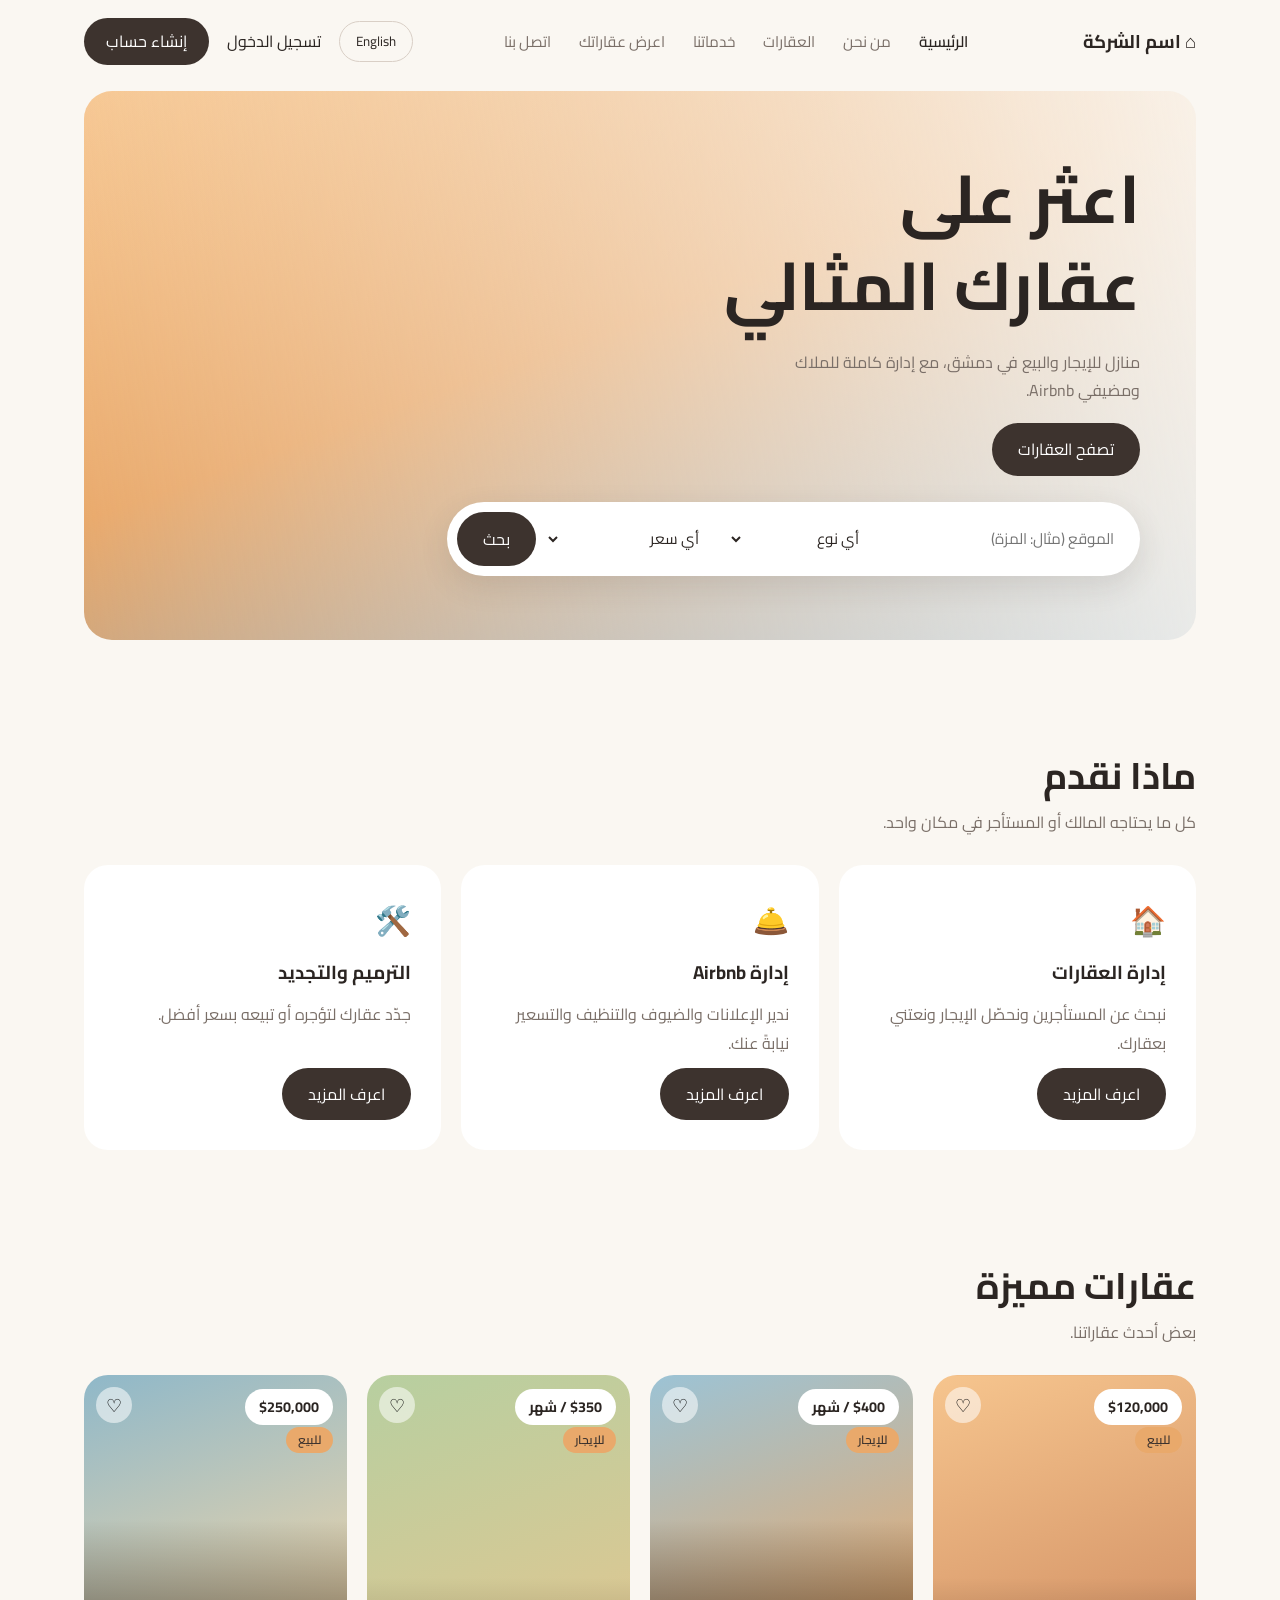
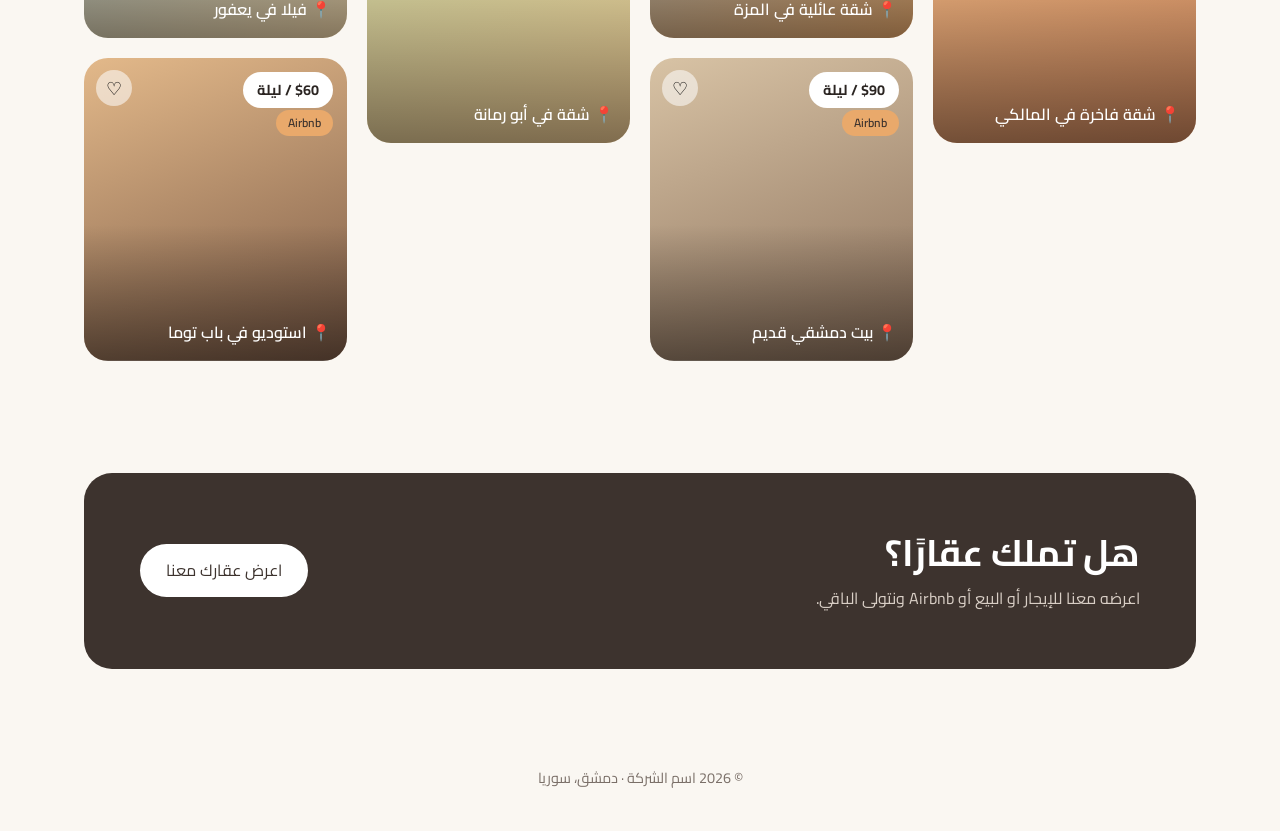
<file: index.html>
<!DOCTYPE html>
<html lang="ar" dir="rtl">
<head>
  <meta charset="UTF-8">
  <meta name="viewport" content="width=device-width, initial-scale=1">
  <title>Home | Your Brand</title>
  <link rel="stylesheet" href="style.css">
</head>
<body>
<!-- NAVBAR: the same on every page. Move the class="active" to the current page -->
<header class="nav">
  <a class="logo" href="index.html">⌂ Your Brand</a>
  <button class="menu-btn" aria-label="Open menu">☰</button>
  <div class="menu">
    <nav class="links">
      <a href="index.html" class="active">Home</a>
      <a href="contact.html#about">About</a>
      <a href="properties.html" >Properties</a>
      <a href="services.html" >Services</a>
      <a href="list-property.html" >List your properties</a>
      <a href="contact.html" >Contact</a>
    </nav>
    <div class="auth"><button class="lang-btn" id="langBtn" type="button">English</button><a href="#">Log in</a><a class="btn" href="#">Sign up</a></div>
  </div>
</header>
<main class="wrap">
  <!-- HERO -->
  <section style="padding-top:8px">
    <div class="hero">
      <h1>Find Your<br>Perfect Property</h1>
      <p>Homes for rent and sale in Damascus, plus full management for owners and Airbnb hosts.</p>
      <a class="btn" href="properties.html">Browse properties</a>
      <!-- SEARCH BAR (layout only for now) -->
      <form class="search" action="properties.html">
        <input type="text" placeholder="Location (e.g. Al-Mezzeh)">
        <select><option>Any type</option><option>For Rent</option><option>For Sale</option><option>Airbnb</option></select>
        <select><option>Any price</option><option>Under $500</option><option>$500 - $1,000</option><option>Over $1,000</option></select>
        <button class="btn" type="submit">Search</button>
      </form>
    </div>
  </section>

  <!-- SERVICES PREVIEW -->
  <section>
    <h2>What we do</h2>
    <p class="sub">Everything an owner or a renter needs, in one place.</p>
    <div class="boxes">
      <div class="box"><span class="ico">🏠</span><h3>Property management</h3><p>We find tenants, collect rent and look after your property.</p><a class="btn" href="services.html">Learn more</a></div>
      <div class="box"><span class="ico">🛎️</span><h3>Airbnb management</h3><p>Listings, guests, cleaning and pricing handled for you.</p><a class="btn" href="services.html">Learn more</a></div>
      <div class="box"><span class="ico">🛠️</span><h3>Renovations</h3><p>Refresh your property to rent or sell for more.</p><a class="btn" href="services.html">Learn more</a></div>
    </div>
  </section>

  <!-- FEATURED GALLERY: cards are drawn by script.js -->
  <section>
    <h2>Featured properties</h2>
    <p class="sub">A few of our latest listings.</p>
    <div class="gallery" id="featured"></div>
  </section>

  <!-- OWNER CTA -->
  <section>
    <div class="cta">
      <div><h2>Own a property?</h2><p>List it with us for rent, sale or Airbnb, and we handle the rest.</p></div>
      <a class="btn light" href="list-property.html">List your property with us</a>
    </div>
  </section>
</main>
<footer>© 2026 Your Brand · Damascus, Syria</footer>
<script src="properties-data.js"></script>
<script src="lang.js"></script>
<script src="script.js"></script>
</body>
</html>
</file>
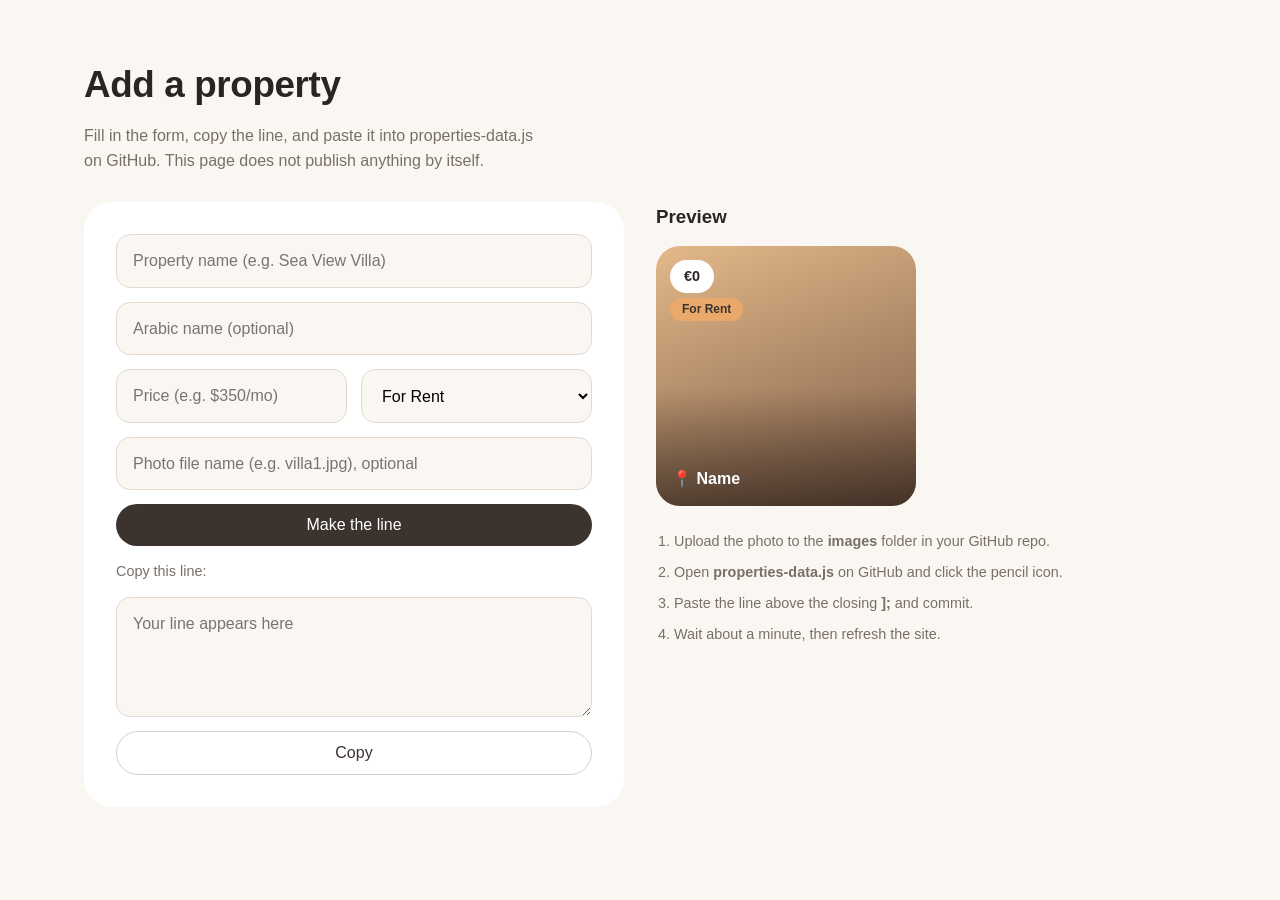
<file: admin.html>
<!DOCTYPE html>
<html lang="en">
<head>
  <meta charset="UTF-8">
  <meta name="viewport" content="width=device-width, initial-scale=1">
  <meta name="robots" content="noindex"> <!-- ask search engines not to list this page -->
  <title>Add a property | Admin</title>
  <link rel="stylesheet" href="style.css">
</head>
<body>
<main class="wrap">
  <section>
    <h2>Add a property</h2>
    <p class="sub">Fill in the form, copy the line, and paste it into properties-data.js on GitHub. This page does not publish anything by itself.</p>
    <div class="two">
      <form class="form" id="adminForm">
        <input type="text" id="title" placeholder="Property name (e.g. Sea View Villa)" required>
        <input type="text" id="titleAr" placeholder="Arabic name (optional)">
        <div class="row">
          <input type="text" id="price" placeholder="Price (e.g. $350/mo)" required>
          <select id="type"><option value="rent">For Rent</option><option value="sale">For Sale</option><option value="airbnb">Airbnb</option></select>
        </div>
        <input type="text" id="image" placeholder="Photo file name (e.g. villa1.jpg), optional">
        <button class="btn" type="submit">Make the line</button>
        <label for="out" class="small">Copy this line:</label>
        <textarea id="out" readonly placeholder="Your line appears here"></textarea>
        <button class="btn light" type="button" id="copy" style="border:1px solid #d9cfc6">Copy</button>
      </form>
      <div>
        <h3>Preview</h3>
        <div class="card" id="preview" style="width:260px; margin-top:14px; background-image:linear-gradient(160deg,#e3b98a,#7b5a46)">
          <span class="price" id="pPrice">€0</span><span class="badge" id="pType">For Rent</span><span class="place" id="pTitle">📍 Name</span>
        </div>
        <ol class="small" style="margin:24px 0 0 18px; display:grid; gap:8px">
          <li>Upload the photo to the <b>images</b> folder in your GitHub repo.</li>
          <li>Open <b>properties-data.js</b> on GitHub and click the pencil icon.</li>
          <li>Paste the line above the closing <b>];</b> and commit.</li>
          <li>Wait about a minute, then refresh the site.</li>
        </ol>
      </div>
    </div>
  </section>
</main>
<script src="properties-data.js"></script>
<script>
  // Next free id = highest existing id + 1
  const nextId = Math.max(...properties.map(p => p.id)) + 1;
  const names = { rent: "For Rent", sale: "For Sale", airbnb: "Airbnb" };
  const $ = id => document.getElementById(id);

  $("adminForm").addEventListener("submit", e => {
    e.preventDefault();
    const file = $("image").value.trim();
    const bg = file ? `url('images/${file}')` : "linear-gradient(160deg,#e3b98a,#7b5a46)";
    // JSON.stringify adds the quotes and escapes special characters for us
    $("out").value = `  { id: ${nextId}, title: ${JSON.stringify($("title").value)}, ${$("titleAr").value ? "ar: " + JSON.stringify($("titleAr").value) + ", " : ""}price: ${JSON.stringify($("price").value)}, type: "${$("type").value}", bg: ${JSON.stringify(bg)} },`;
    $("preview").style.backgroundImage = bg;
    $("pPrice").textContent = $("price").value;
    $("pType").textContent = names[$("type").value];
    $("pTitle").textContent = "📍 " + $("title").value;
  });
  $("copy").addEventListener("click", () => { $("out").select(); navigator.clipboard.writeText($("out").value); });
</script>
</body>
</html>
</file>
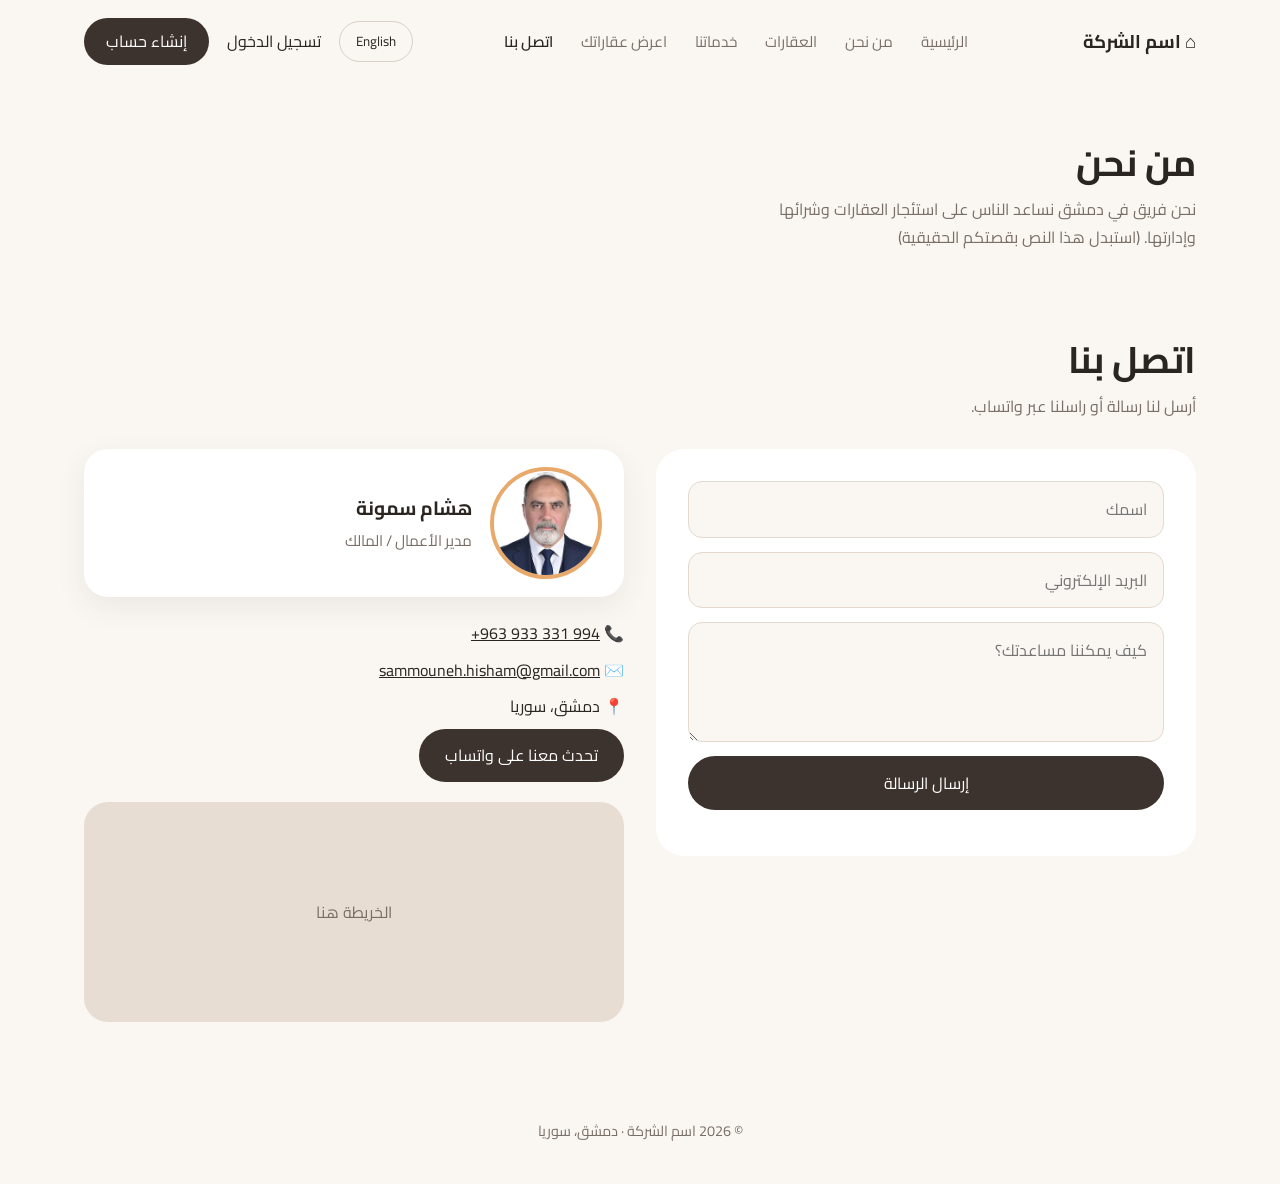
<file: contact.html>
<!DOCTYPE html>
<html lang="ar" dir="rtl">
<head>
  <meta charset="UTF-8">
  <meta name="viewport" content="width=device-width, initial-scale=1">
  <title>Contact | Your Brand</title>
  <link rel="stylesheet" href="style.css">
</head>
<body>
<!-- NAVBAR: the same on every page. Move the class="active" to the current page -->
<header class="nav">
  <a class="logo" href="index.html">⌂ Your Brand</a>
  <button class="menu-btn" aria-label="Open menu">☰</button>
  <div class="menu">
    <nav class="links">
      <a href="index.html" >Home</a>
      <a href="contact.html#about">About</a>
      <a href="properties.html" >Properties</a>
      <a href="services.html" >Services</a>
      <a href="list-property.html" >List your properties</a>
      <a href="contact.html" class="active">Contact</a>
    </nav>
    <div class="auth"><button class="lang-btn" id="langBtn" type="button">English</button><a href="#">Log in</a><a class="btn" href="#">Sign up</a></div>
  </div>
</header>
<main class="wrap">
  <section id="about">
    <h2>About us</h2>
    <p class="sub">We are a Damascus-based team helping people rent, buy and manage property. Replace this text with your real story.</p>
  </section>
  <section style="padding-top:0">
    <h2>Contact</h2>
    <p class="sub">Send a message or write to us on WhatsApp.</p>
    <div class="two">
      <form class="form" data-endpoint="https://formspree.io/f/YOUR_CONTACT_FORM_ID">
        <input type="text" placeholder="Your name" required>
        <input type="email" placeholder="Email" required>
        <textarea placeholder="How can we help?"></textarea>
        <button class="btn" type="submit">Send message</button>
        <p class="note"></p>
      </form>
      <div class="info">
        <!-- Profile card: the photo is only 240px wide, so it is shown small (112px) to stay sharp -->
        <div class="person">
          <img src="Hisham_Profile.webp" alt="" width="112" height="112">
          <div><strong>Hisham Sammouneh</strong><br><span>Business Lead Director / Owner</span></div>
        </div>
        <p>📞 <a dir="ltr" href="tel:+963933331994">+963 933 331 994</a></p>
        <p>✉️ <a dir="ltr" href="mailto:sammouneh.hisham@gmail.com">sammouneh.hisham@gmail.com</a></p>
        <p>📍 Damascus, Syria</p>
        <a class="btn" href="https://wa.me/963933331994">Chat on WhatsApp</a>
        <div class="map">Map goes here</div>
      </div>
    </div>
  </section>
</main>
<footer>© 2026 Your Brand · Damascus, Syria</footer>
<script src="properties-data.js"></script>
<script src="lang.js"></script>
<script src="script.js"></script>
</body>
</html>
</file>
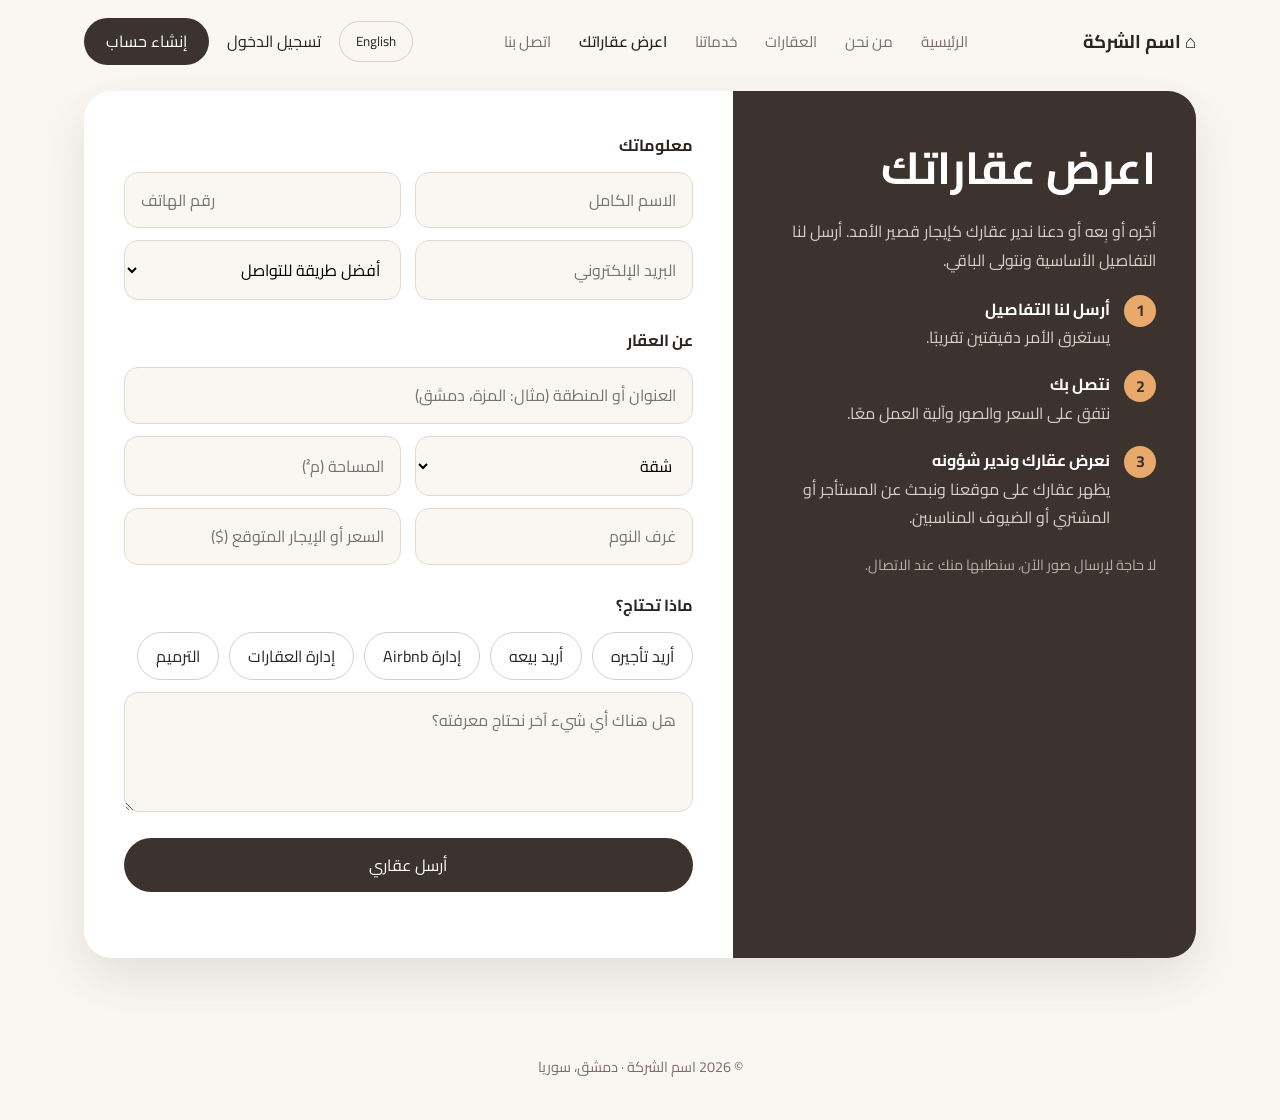
<file: list-property.html>
<!DOCTYPE html>
<html lang="ar" dir="rtl">
<head>
  <meta charset="UTF-8">
  <meta name="viewport" content="width=device-width, initial-scale=1">
  <title>List your properties | Your Brand</title>
  <link rel="stylesheet" href="style.css">
</head>
<body>
<!-- NAVBAR: the same on every page. Move the class="active" to the current page -->
<header class="nav">
  <a class="logo" href="index.html">⌂ Your Brand</a>
  <button class="menu-btn" aria-label="Open menu">☰</button>
  <div class="menu">
    <nav class="links">
      <a href="index.html" >Home</a>
      <a href="contact.html#about">About</a>
      <a href="properties.html" >Properties</a>
      <a href="services.html" >Services</a>
      <a href="list-property.html" class="active">List your properties</a>
      <a href="contact.html" >Contact</a>
    </nav>
    <div class="auth"><button class="lang-btn" id="langBtn" type="button">English</button><a href="#">Log in</a><a class="btn" href="#">Sign up</a></div>
  </div>
</header>
<main class="wrap">
  <section style="padding-top:8px">
    <div class="split">
      <!-- LEFT: dark panel that explains the process -->
      <div class="panel">
        <h1 style="font-size:clamp(2rem,4vw,2.8rem)">List your properties</h1>
        <p>Rent it, sell it, or let us run it as an Airbnb. Send us the basics and we take care of the rest.</p>
        <ol class="steps">
          <li><div><strong>Send us the details</strong><p>It takes about two minutes.</p></div></li>
          <li><div><strong>We call you</strong><p>We agree on the price, photos and how we work together.</p></div></li>
          <li><div><strong>We list and manage it</strong><p>Your property goes on our site and we find the right tenant, buyer or guests.</p></div></li>
        </ol>
        <p class="small">No photos needed now. We will ask for them when we call.</p>
      </div>

      <!-- RIGHT: the form. Replace YOUR_FORM_ID with the ID from Formspree (see README steps) -->
      <form class="form listform" data-endpoint="https://formspree.io/f/YOUR_FORM_ID">
        <input type="hidden" name="_subject" value="New property listing request">
        <input type="text" name="_gotcha" class="hp" tabindex="-1" autocomplete="off"> <!-- spam trap, leave empty -->

        <fieldset>
          <legend>About you</legend>
          <div class="row"><input type="text" name="name" placeholder="Full name" required><input type="tel" name="phone" placeholder="Phone number" required></div>
          <div class="row"><input type="email" name="email" placeholder="Email" required>
            <select name="best_contact"><option>Best way to reach you</option><option>Phone call</option><option>WhatsApp</option><option>Email</option></select></div>
        </fieldset>

        <fieldset>
          <legend>About the property</legend>
          <input type="text" name="location" placeholder="Address or area (e.g. Al-Mezzeh, Damascus)" required>
          <div class="row">
            <select name="property_type"><option>Apartment</option><option>House</option><option>Villa</option><option>Commercial</option><option>Land</option></select>
            <input type="number" name="size_m2" placeholder="Size (m²)" min="0">
          </div>
          <div class="row"><input type="number" name="bedrooms" placeholder="Bedrooms" min="0"><input type="text" name="expected_price" placeholder="Expected price or rent ($)"></div>
        </fieldset>

        <fieldset>
          <legend>What do you need?</legend>
          <div class="pills">
            <label><input type="checkbox" name="services" value="Rent"><span>Rent it out</span></label>
            <label><input type="checkbox" name="services" value="Sell"><span>Sell it</span></label>
            <label><input type="checkbox" name="services" value="Airbnb management"><span>Airbnb management</span></label>
            <label><input type="checkbox" name="services" value="Property management"><span>Property management</span></label>
            <label><input type="checkbox" name="services" value="Renovation"><span>Renovation</span></label>
          </div>
          <textarea name="message" placeholder="Anything else we should know?"></textarea>
        </fieldset>

        <button class="btn" type="submit">Send my property</button>
        <p class="note"></p>
      </form>
    </div>
  </section>
</main>
<footer>© 2026 Your Brand · Damascus, Syria</footer>
<script src="properties-data.js"></script>
<script src="lang.js"></script>
<script src="script.js"></script>
</body>
</html>
</file>
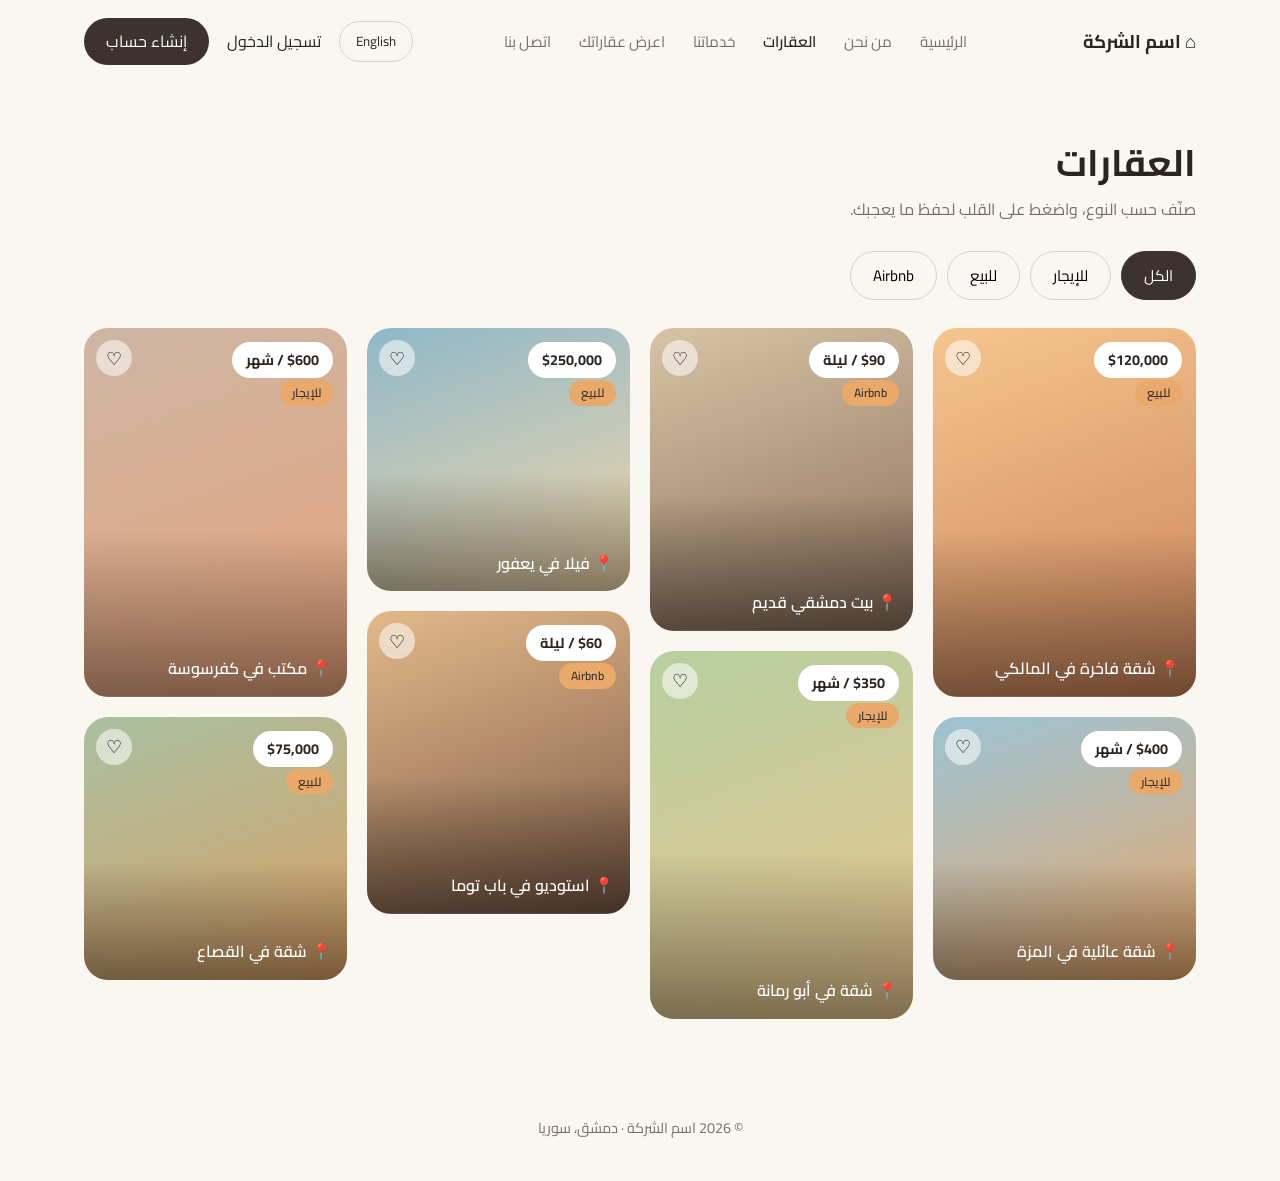
<file: properties.html>
<!DOCTYPE html>
<html lang="ar" dir="rtl">
<head>
  <meta charset="UTF-8">
  <meta name="viewport" content="width=device-width, initial-scale=1">
  <title>Properties | Your Brand</title>
  <link rel="stylesheet" href="style.css">
</head>
<body>
<!-- NAVBAR: the same on every page. Move the class="active" to the current page -->
<header class="nav">
  <a class="logo" href="index.html">⌂ Your Brand</a>
  <button class="menu-btn" aria-label="Open menu">☰</button>
  <div class="menu">
    <nav class="links">
      <a href="index.html" >Home</a>
      <a href="contact.html#about">About</a>
      <a href="properties.html" class="active">Properties</a>
      <a href="services.html" >Services</a>
      <a href="list-property.html" >List your properties</a>
      <a href="contact.html" >Contact</a>
    </nav>
    <div class="auth"><button class="lang-btn" id="langBtn" type="button">English</button><a href="#">Log in</a><a class="btn" href="#">Sign up</a></div>
  </div>
</header>
<main class="wrap">
  <section>
    <h2>Properties</h2>
    <p class="sub">Filter by type, tap the heart to save the ones you like.</p>
    <div class="filters">
      <button class="on" data-filter="all">All</button>
      <button data-filter="rent">For Rent</button>
      <button data-filter="sale">For Sale</button>
      <button data-filter="airbnb">Airbnb</button>
    </div>
    <div class="gallery" id="grid"></div>
  </section>
</main>
<footer>© 2026 Your Brand · Damascus, Syria</footer>
<script src="properties-data.js"></script>
<script src="lang.js"></script>
<script src="script.js"></script>
</body>
</html>
</file>
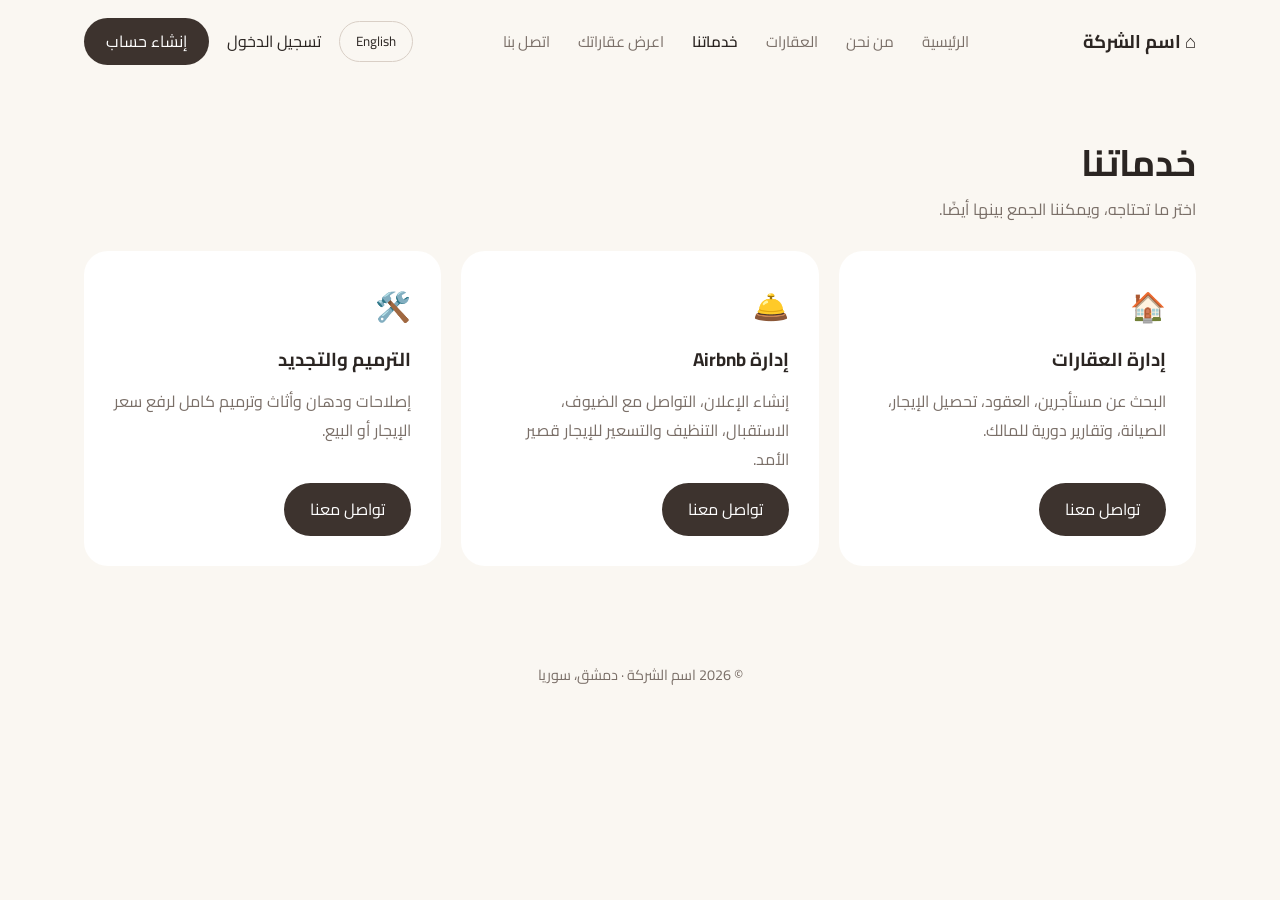
<file: services.html>
<!DOCTYPE html>
<html lang="ar" dir="rtl">
<head>
  <meta charset="UTF-8">
  <meta name="viewport" content="width=device-width, initial-scale=1">
  <title>Services | Your Brand</title>
  <link rel="stylesheet" href="style.css">
</head>
<body>
<!-- NAVBAR: the same on every page. Move the class="active" to the current page -->
<header class="nav">
  <a class="logo" href="index.html">⌂ Your Brand</a>
  <button class="menu-btn" aria-label="Open menu">☰</button>
  <div class="menu">
    <nav class="links">
      <a href="index.html" >Home</a>
      <a href="contact.html#about">About</a>
      <a href="properties.html" >Properties</a>
      <a href="services.html" class="active">Services</a>
      <a href="list-property.html" >List your properties</a>
      <a href="contact.html" >Contact</a>
    </nav>
    <div class="auth"><button class="lang-btn" id="langBtn" type="button">English</button><a href="#">Log in</a><a class="btn" href="#">Sign up</a></div>
  </div>
</header>
<main class="wrap">
  <section>
    <h2>Our services</h2>
    <p class="sub">Pick what you need. We can also combine them.</p>
    <div class="boxes">
      <div class="box"><span class="ico">🏠</span><h3>Property management</h3><p>Tenant search, contracts, rent collection, maintenance and regular updates for owners.</p><a class="btn" href="contact.html">Contact us</a></div>
      <div class="box"><span class="ico">🛎️</span><h3>Airbnb management</h3><p>Listing creation, guest messaging, check-ins, cleaning and pricing for short-term rentals.</p><a class="btn" href="contact.html">Contact us</a></div>
      <div class="box"><span class="ico">🛠️</span><h3>Renovations</h3><p>Repairs, painting, furniture and full renovations to raise your rent or sale price.</p><a class="btn" href="contact.html">Contact us</a></div>
    </div>
  </section>
</main>
<footer>© 2026 Your Brand · Damascus, Syria</footer>
<script src="properties-data.js"></script>
<script src="lang.js"></script>
<script src="script.js"></script>
</body>
</html>
</file>
<file: style.css>
@import url('https://fonts.googleapis.com/css2?family=Cairo:wght@400;600;700&display=swap');  /* Arabic font */
/* ===== 1. DESIGN TOKENS: change colors/sizes here and the whole site updates ===== */
:root {
  --bg: #faf7f2;        /* off-white page background */
  --ink: #2b2522;       /* main text */
  --muted: #7a6f68;     /* secondary text */
  --dark: #3d332e;      /* dark brown buttons */
  --sun: #e9a96b;       /* warm sunset accent */
  --card: #ffffff;
  --radius: 28px;       /* big rounded corners like the reference */
}

/* ===== 2. BASE ===== */
* { box-sizing: border-box; margin: 0; padding: 0; }
body { font-family: "Segoe UI", Helvetica, Arial, sans-serif; background: var(--bg); color: var(--ink); line-height: 1.6; }
a { color: inherit; text-decoration: none; }
img { max-width: 100%; display: block; }
.wrap { max-width: 1160px; margin: 0 auto; padding: 0 24px; }   /* centers content */
section { padding: 56px 0; }
h1 { font-size: clamp(2.4rem, 6vw, 4.2rem); line-height: 1.05; letter-spacing: -0.02em; }
h2 { font-size: clamp(1.6rem, 3.5vw, 2.3rem); letter-spacing: -0.01em; margin-bottom: 8px; }
.sub { color: var(--muted); max-width: 52ch; margin-bottom: 28px; }

/* Buttons */
.btn { display: inline-block; background: var(--dark); color: #fff; padding: 12px 26px; border-radius: 999px; border: 0; font-size: 1rem; cursor: pointer; transition: transform .2s; }
.btn:hover { transform: translateY(-2px); }
.btn.light { background: #fff; color: var(--dark); }
:focus-visible { outline: 3px solid var(--sun); outline-offset: 3px; }

/* ===== 3. NAVBAR ===== */
.nav { display: flex; align-items: center; gap: 24px; max-width: 1160px; margin: 0 auto; padding: 18px 24px; }
.logo { font-weight: 700; font-size: 1.15rem; }
.menu { display: flex; flex: 1; align-items: center; }
.links { display: flex; gap: 28px; margin: 0 auto; }
.links a { color: var(--muted); font-size: .95rem; }
.links a.active, .links a:hover { color: var(--ink); font-weight: 600; }
.auth { display: flex; align-items: center; gap: 18px; }
.auth .btn { padding: 9px 22px; }
.menu-btn { display: none; margin-inline-start: auto; background: none; border: 0; font-size: 1.6rem; cursor: pointer; }

/* ===== 4. HERO ===== */
.hero { min-height: 460px; border-radius: var(--radius); padding: 64px 56px; display: flex; flex-direction: column; justify-content: center; align-items: flex-start; gap: 18px;
  /* Placeholder photo: replace with  url('images/hero.jpg') center/cover  */
  background: linear-gradient(100deg, rgba(250,247,242,.92) 0%, rgba(250,247,242,.4) 55%, rgba(250,247,242,0) 100%),
              linear-gradient(160deg, #f6c58e, #e9a96b 45%, #8aa3b5 100%); }
.hero p { color: var(--muted); max-width: 40ch; }

/* Search bar */
.search { display: flex; flex-wrap: wrap; gap: 10px; background: var(--card); padding: 10px; border-radius: 999px; box-shadow: 0 10px 30px rgba(61,51,46,.12); margin-top: 8px; }
.search input, .search select { border: 0; background: transparent; padding: 10px 16px; font-size: .95rem; min-width: 150px; color: var(--ink); }

/* ===== 5. MASONRY GALLERY (CSS columns) ===== */
.gallery { column-count: 4; column-gap: 20px; }
.card { position: relative; display: block; break-inside: avoid; margin-bottom: 20px; border-radius: 24px; overflow: hidden; background-size: cover; background-position: center; aspect-ratio: 1 / 1.15; transition: transform .25s, box-shadow .25s; }
.card:nth-child(3n+1) { aspect-ratio: 1 / 1.4; }   /* different heights = masonry look */
.card:nth-child(3n+2) { aspect-ratio: 1 / 1; }
.card:hover { transform: scale(1.02); box-shadow: 0 16px 36px rgba(61,51,46,.25); }
.card::after { content: ""; position: absolute; inset: 0; background: linear-gradient(transparent 55%, rgba(0,0,0,.45)); }
.price, .badge, .fav, .place { position: absolute; z-index: 2; }
.price { top: 14px; inset-inline-start: 14px; background: #fff; padding: 5px 14px; border-radius: 999px; font-weight: 700; font-size: .9rem; }
.badge { top: 52px; inset-inline-start: 14px; background: var(--sun); color: var(--dark); padding: 2px 12px; border-radius: 999px; font-size: .75rem; font-weight: 600; }
.fav { top: 12px; inset-inline-end: 12px; width: 36px; height: 36px; border-radius: 50%; border: 0; background: rgba(255,255,255,.55); font-size: 1.1rem; cursor: pointer; }
.fav.on { background: #fff; color: #d4474b; }
.place { bottom: 14px; inset-inline-start: 16px; color: #fff; font-weight: 600; }

/* Filter buttons (Properties page) */
.filters { display: flex; flex-wrap: wrap; gap: 10px; margin-bottom: 28px; }
.filters button { padding: 9px 22px; border-radius: 999px; border: 1px solid #d9cfc6; background: transparent; cursor: pointer; font-size: .95rem; }
.filters button.on { background: var(--dark); color: #fff; border-color: var(--dark); }

/* ===== 6. SERVICE BOXES, CTA BAND, FORMS ===== */
.boxes { display: grid; grid-template-columns: repeat(auto-fit, minmax(240px, 1fr)); gap: 20px; }
.box { background: var(--card); padding: 30px; border-radius: 24px; display: flex; flex-direction: column; gap: 10px; align-items: flex-start; }
.box .ico { font-size: 1.8rem; }
.box p { color: var(--muted); flex: 1; }
.cta { background: var(--dark); color: #fff; border-radius: var(--radius); padding: 56px; display: flex; flex-wrap: wrap; justify-content: space-between; align-items: center; gap: 20px; }
.cta p { color: #d9cfc6; }
.form { background: var(--card); padding: 32px; border-radius: var(--radius); display: grid; gap: 14px; }
.form .row { display: grid; grid-template-columns: 1fr 1fr; gap: 14px; }
.form input, .form select, .form textarea { width: 100%; padding: 13px 16px; border: 1px solid #e3d9cf; border-radius: 14px; font: inherit; background: var(--bg); }
.form textarea { min-height: 120px; resize: vertical; }
.two { display: grid; grid-template-columns: 1fr 1fr; gap: 32px; align-items: start; }
.map { min-height: 220px; border-radius: 24px; background: #e7ddd2; display: grid; place-items: center; color: var(--muted); margin-top: 20px; }
.info p { margin-bottom: 8px; }
footer { text-align: center; color: var(--muted); padding: 40px 24px; font-size: .9rem; }

/* ===== 7. RESPONSIVE ===== */
@media (max-width: 960px) { .gallery { column-count: 2; } .two { grid-template-columns: 1fr; } }
@media (max-width: 760px) {
  .menu-btn { display: block; }
  .menu { display: none; position: absolute; top: 64px; left: 12px; right: 12px; z-index: 10; flex-direction: column; align-items: flex-start; gap: 18px; background: #fff; padding: 24px; border-radius: 20px; box-shadow: 0 12px 30px rgba(0,0,0,.15); }
  .menu.open { display: flex; }
  .links { flex-direction: column; gap: 14px; margin: 0; }
  .hero { padding: 40px 24px; min-height: 400px; }
  .search { border-radius: 24px; } .search > * { flex: 1 1 100%; }
  .form .row { grid-template-columns: 1fr; }
  .cta { padding: 32px; }
}
@media (max-width: 480px) { .gallery { column-count: 1; } }
@media (prefers-reduced-motion: reduce) { * { transition: none !important; } }

/* ===== 8. LIST YOUR PROPERTIES (split layout, different from the contact page) ===== */
.split { display: grid; grid-template-columns: 5fr 7fr; border-radius: var(--radius); overflow: hidden; box-shadow: 0 20px 50px rgba(61,51,46,.12); }
.panel { background: var(--dark); color: #fff; padding: 48px 40px; display: flex; flex-direction: column; gap: 20px; }
.panel p { color: #d9cfc6; }
.panel .small { color: #b9ada4; font-size: .9rem; }
.steps { list-style: none; display: grid; gap: 18px; counter-reset: step; }  /* a real sequence, so numbers make sense */
.steps li { display: flex; gap: 14px; align-items: flex-start; counter-increment: step; }
.steps li::before { content: counter(step); flex: none; width: 32px; height: 32px; border-radius: 50%; background: var(--sun); color: var(--dark); display: grid; place-items: center; font-weight: 700; }
.listform { border-radius: 0; padding: 40px; gap: 26px; }
fieldset { border: 0; display: grid; gap: 12px; }
legend { font-weight: 700; margin-bottom: 12px; }
.pills { display: flex; flex-wrap: wrap; gap: 10px; }
.pills label { position: relative; cursor: pointer; }
.pills input { position: absolute; opacity: 0; width: 1px; height: 1px; padding: 0; border: 0; }
.pills span { display: inline-block; padding: 9px 18px; border: 1px solid #d9cfc6; border-radius: 999px; transition: background .2s; }
.pills input:checked + span { background: var(--dark); color: #fff; border-color: var(--dark); }
.pills input:focus-visible + span { outline: 3px solid var(--sun); outline-offset: 2px; }
.hp { display: none; }                       /* spam trap field, hidden from people */
.note { font-size: .95rem; }
.note.ok { color: #2f6b3b; } .note.err { color: #b3392f; }
.small { color: var(--muted); font-size: .9rem; }
@media (max-width: 960px) { .split { grid-template-columns: 1fr; } }
@media (max-width: 760px) { .panel, .listform { padding: 28px 22px; } }

/* ===== 9. ARABIC / RIGHT-TO-LEFT ===== */
input, select, textarea, button { font-family: inherit; }
html[lang="ar"] body { font-family: "Cairo", "Segoe UI", Tahoma, sans-serif; line-height: 1.8; }
html[lang="ar"] h1, html[lang="ar"] h2 { letter-spacing: 0; line-height: 1.3; }   /* tight spacing breaks Arabic letter joins */
[dir="rtl"] .hero { background: linear-gradient(260deg, rgba(250,247,242,.92) 0%, rgba(250,247,242,.4) 55%, rgba(250,247,242,0) 100%),
                                linear-gradient(160deg, #f6c58e, #e9a96b 45%, #8aa3b5 100%); }   /* mirror the fade so text stays readable */
.lang-btn { border: 1px solid #d9cfc6; background: transparent; border-radius: 999px; padding: 7px 16px; cursor: pointer; color: var(--ink); }
.lang-btn:hover { background: #fff; }
.info a:not(.btn) { text-decoration: underline; }

/* ===== 10. PROFILE CARD (contact page) ===== */
.person { display: flex; align-items: center; gap: 18px; background: var(--card); padding: 18px 22px; border-radius: 24px; margin-bottom: 22px; box-shadow: 0 10px 30px rgba(61,51,46,.08); }
.person img { flex: none; width: 112px; height: 112px; border-radius: 50%; object-fit: cover; object-position: center 25%; border: 4px solid var(--sun); background: #e7ddd2; }
.person strong { font-size: 1.2rem; }
.person span { color: var(--muted); font-size: .95rem; }
@media (max-width: 480px) { .person { flex-direction: column; text-align: center; } }
</file>
